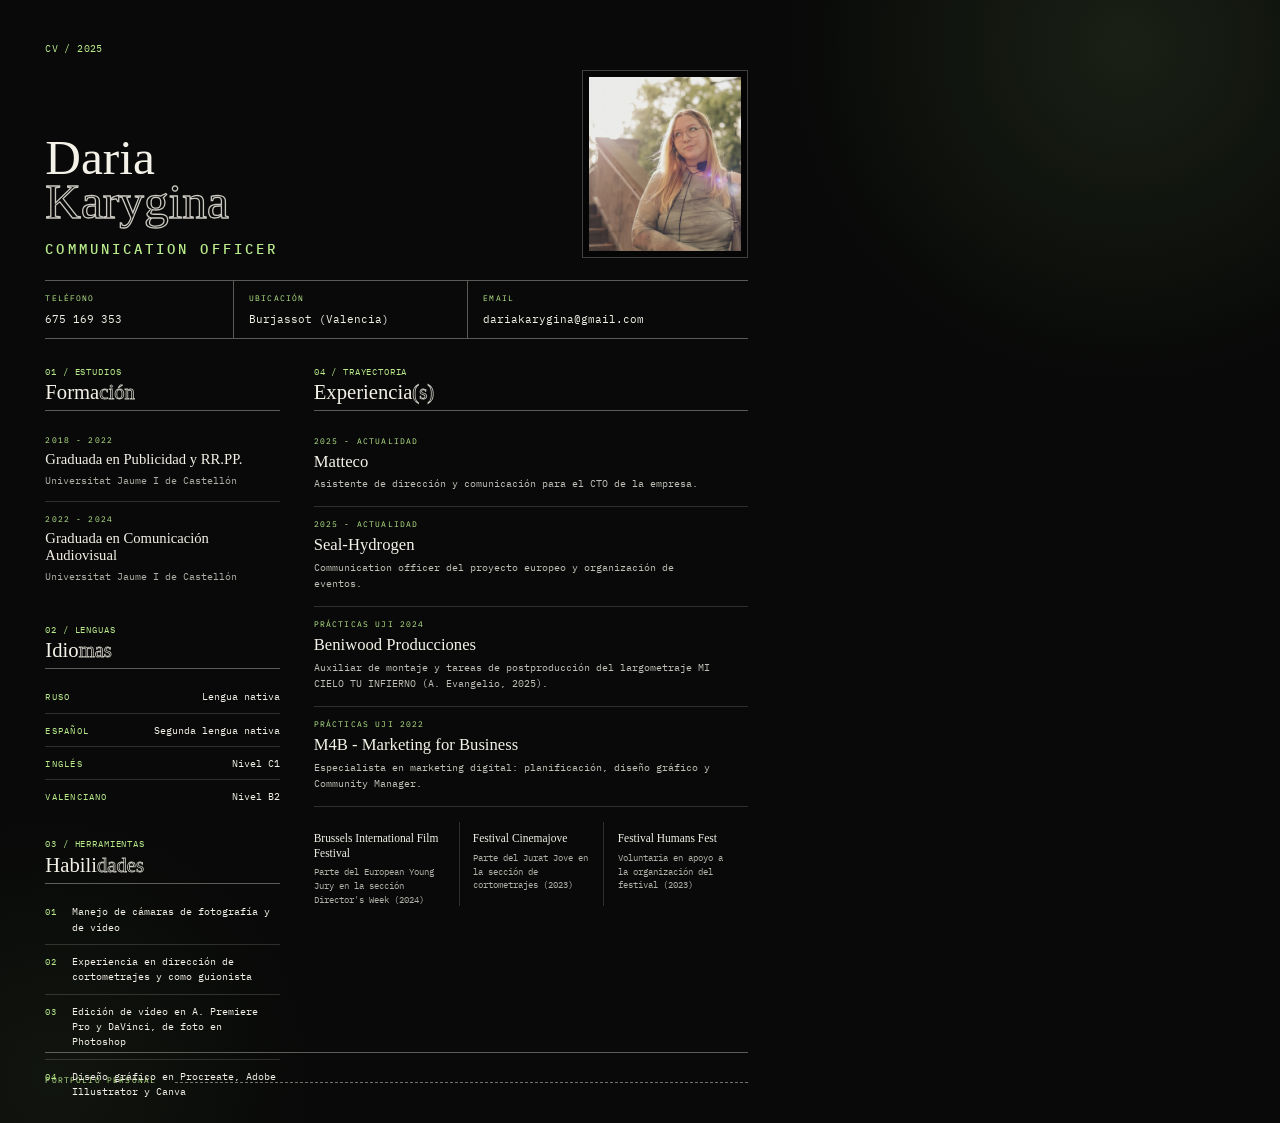
<file: cv/daria-cv.html>
<!doctype html>
<html lang="es">
  <head>
    <meta charset="utf-8">
    <title>Daria Karygina — CV</title>
    <link rel="preconnect" href="https://fonts.googleapis.com">
    <link rel="preconnect" href="https://fonts.gstatic.com" crossorigin>
    <link href="https://fonts.googleapis.com/css2?family=IBM+Plex+Mono:wght@400;500;600&display=swap" rel="stylesheet">
    <style>
      :root {
        --ink: #f4f1e8;
        --acid: #b9eb8b;
        --line-strong: rgba(244, 241, 232, 0.35);
        --line-soft: rgba(244, 241, 232, 0.16);
      }

      @page { size: A4; margin: 0; }

      * {
        box-sizing: border-box;
        -webkit-print-color-adjust: exact;
        print-color-adjust: exact;
      }

      html, body { margin: 0; padding: 0; }

      body {
        width: 210mm;
        height: 297mm;
        overflow: hidden;
        color: var(--ink);
        background:
          radial-gradient(circle at 88% 4%, rgba(185, 235, 139, 0.1), transparent 90mm),
          radial-gradient(circle at 4% 96%, rgba(185, 235, 139, 0.05), transparent 70mm),
          #080908;
        font-family: "IBM Plex Mono", monospace;
      }

      .sheet {
        display: flex;
        flex-direction: column;
        height: 100%;
        padding: 11mm 12mm 10mm;
      }

      .kicker {
        margin: 0 0 4mm;
        color: var(--acid);
        font-size: 7.2pt;
        letter-spacing: 0.04em;
        text-transform: uppercase;
      }

      /* ---------- Cabecera ---------- */

      .head {
        display: grid;
        grid-template-columns: 1fr 44mm;
        gap: 10mm;
        align-items: end;
        margin-bottom: 6mm;
      }

      .head h1 {
        margin: 0 0 4mm;
        font-family: Georgia, "Times New Roman", serif;
        font-weight: 400;
        font-size: 37pt;
        line-height: 0.9;
      }

      .head h1 span {
        display: block;
        color: transparent;
        -webkit-text-stroke: 0.35mm rgba(244, 241, 232, 0.82);
      }

      .role {
        margin: 0;
        color: var(--acid);
        font-size: 10.5pt;
        font-weight: 500;
        letter-spacing: 0.22em;
        text-transform: uppercase;
      }

      .photo {
        margin: 0;
        padding: 1.6mm;
        background: rgba(0, 0, 0, 0.45);
        border: 0.3mm solid rgba(244, 241, 232, 0.25);
      }

      .photo img {
        display: block;
        width: 100%;
        height: 46mm;
        object-fit: cover;
        filter: saturate(0.82) contrast(1.06);
      }

      /* ---------- Franja de contacto ---------- */

      .contact {
        display: grid;
        grid-template-columns: 0.8fr 1fr 1.2fr;
        border-top: 0.3mm solid var(--line-strong);
        border-bottom: 0.3mm solid var(--line-strong);
        margin-bottom: 7mm;
      }

      .contact div { padding: 3mm 4mm 3mm 0; }

      .contact div + div {
        padding-left: 4mm;
        border-left: 0.3mm solid var(--line-strong);
      }

      .cell-label {
        display: block;
        margin-bottom: 1.2mm;
        color: var(--acid);
        font-size: 6.2pt;
        letter-spacing: 0.14em;
        text-transform: uppercase;
      }

      .contact strong { font-weight: 400; font-size: 8.6pt; }

      /* ---------- Cuerpo ---------- */

      .body {
        flex: 1;
        display: grid;
        grid-template-columns: 62mm 1fr;
        gap: 9mm;
        min-height: 0;
      }

      .block { margin-bottom: 7mm; }
      .block:last-child { margin-bottom: 0; }

      .blockhead {
        margin-bottom: 3mm;
        padding-bottom: 2mm;
        border-bottom: 0.3mm solid var(--line-strong);
      }

      .blockhead .num {
        display: block;
        margin-bottom: 1.4mm;
        color: var(--acid);
        font-size: 6.4pt;
        letter-spacing: 0.1em;
        text-transform: uppercase;
      }

      .blockhead h2 {
        margin: 0;
        font-family: Georgia, "Times New Roman", serif;
        font-weight: 400;
        font-size: 15.5pt;
        line-height: 1;
      }

      .blockhead h2 em {
        font-style: normal;
        color: transparent;
        -webkit-text-stroke: 0.22mm rgba(244, 241, 232, 0.82);
      }

      /* Formación */

      .study {
        padding: 3.2mm 0;
        border-bottom: 0.3mm solid var(--line-soft);
      }

      .study:last-child { border-bottom: 0; }
      .study .cell-label { margin-bottom: 1.6mm; }

      .study h3 {
        margin: 0 0 1.4mm;
        font-family: Georgia, "Times New Roman", serif;
        font-weight: 400;
        font-size: 11pt;
        line-height: 1.2;
      }

      .study p {
        margin: 0;
        font-size: 7.4pt;
        line-height: 1.5;
        opacity: 0.7;
      }

      /* Idiomas */

      .langs { margin: 0; padding: 0; list-style: none; }

      .langs li {
        display: flex;
        justify-content: space-between;
        align-items: baseline;
        gap: 3mm;
        padding: 2.4mm 0;
        border-bottom: 0.3mm solid var(--line-soft);
      }

      .langs li:last-child { border-bottom: 0; }

      .langs span {
        color: var(--acid);
        font-size: 6.6pt;
        letter-spacing: 0.14em;
        text-transform: uppercase;
      }

      .langs b { font-weight: 400; font-size: 7.8pt; text-align: right; }

      /* Habilidades */

      .skills { margin: 0; padding: 0; list-style: none; }

      .skills li {
        position: relative;
        padding: 2.4mm 0 2.4mm 7mm;
        border-bottom: 0.3mm solid var(--line-soft);
        font-size: 7.4pt;
        line-height: 1.55;
      }

      .skills li:last-child { border-bottom: 0; }

      .skills li::before {
        content: attr(data-n);
        position: absolute;
        left: 0;
        top: 2.7mm;
        color: var(--acid);
        font-size: 6.4pt;
        letter-spacing: 0.1em;
      }

      /* Experiencia(s) */

      .exp {
        padding: 3.4mm 0;
        border-bottom: 0.3mm solid var(--line-soft);
      }

      .exp .cell-label { margin-bottom: 1.6mm; }

      .exp h3 {
        margin: 0 0 1.5mm;
        font-family: Georgia, "Times New Roman", serif;
        font-weight: 400;
        font-size: 12.5pt;
        line-height: 1.15;
      }

      .exp p {
        margin: 0;
        max-width: 105mm;
        font-size: 7.6pt;
        line-height: 1.6;
        opacity: 0.78;
      }

      .fests {
        display: grid;
        grid-template-columns: repeat(3, 1fr);
        margin-top: 4mm;
      }

      .fests div { padding: 2.6mm 3.5mm 0 0; }

      .fests div + div {
        padding-left: 3.5mm;
        border-left: 0.3mm solid var(--line-soft);
      }

      .fests h4 {
        margin: 0 0 1.4mm;
        font-family: Georgia, "Times New Roman", serif;
        font-weight: 400;
        font-size: 8.6pt;
        line-height: 1.25;
      }

      .fests p {
        margin: 0;
        font-size: 6.6pt;
        line-height: 1.55;
        opacity: 0.72;
      }

      /* ---------- Pie / portfolio ---------- */

      .foot {
        display: flex;
        align-items: baseline;
        gap: 5mm;
        margin-top: 6mm;
        padding-top: 3.4mm;
        border-top: 0.3mm solid var(--line-strong);
      }

      .foot .cell-label { margin: 0; white-space: nowrap; }

      .foot .blank {
        flex: 1;
        border-bottom: 0.3mm dashed rgba(244, 241, 232, 0.45);
        height: 4.5mm;
      }
    </style>
  </head>
  <body>
    <div class="sheet">
      <p class="kicker">CV / 2025</p>

      <header class="head">
        <div>
          <h1>Daria <span>Karygina</span></h1>
          <p class="role">Communication Officer</p>
        </div>
        <figure class="photo">
          <img src="../assets/quien-soy-retrato.jpg" alt="Daria Karygina">
        </figure>
      </header>

      <div class="contact">
        <div>
          <span class="cell-label">Teléfono</span>
          <strong>675 169 353</strong>
        </div>
        <div>
          <span class="cell-label">Ubicación</span>
          <strong>Burjassot (Valencia)</strong>
        </div>
        <div>
          <span class="cell-label">Email</span>
          <strong>dariakarygina@gmail.com</strong>
        </div>
      </div>

      <div class="body">
        <div class="col">
          <section class="block">
            <header class="blockhead">
              <span class="num">01 / Estudios</span>
              <h2>Forma<em>ción</em></h2>
            </header>
            <div class="study">
              <span class="cell-label">2018 - 2022</span>
              <h3>Graduada en Publicidad y RR.PP.</h3>
              <p>Universitat Jaume I de Castellón</p>
            </div>
            <div class="study">
              <span class="cell-label">2022 - 2024</span>
              <h3>Graduada en Comunicación Audiovisual</h3>
              <p>Universitat Jaume I de Castellón</p>
            </div>
          </section>

          <section class="block">
            <header class="blockhead">
              <span class="num">02 / Lenguas</span>
              <h2>Idio<em>mas</em></h2>
            </header>
            <ul class="langs">
              <li><span>Ruso</span><b>Lengua nativa</b></li>
              <li><span>Español</span><b>Segunda lengua nativa</b></li>
              <li><span>Inglés</span><b>Nivel C1</b></li>
              <li><span>Valenciano</span><b>Nivel B2</b></li>
            </ul>
          </section>

          <section class="block">
            <header class="blockhead">
              <span class="num">03 / Herramientas</span>
              <h2>Habili<em>dades</em></h2>
            </header>
            <ul class="skills">
              <li data-n="01">Manejo de cámaras de fotografía y de vídeo</li>
              <li data-n="02">Experiencia en dirección de cortometrajes y como guionista</li>
              <li data-n="03">Edición de vídeo en A. Premiere Pro y DaVinci, de foto en Photoshop</li>
              <li data-n="04">Diseño gráfico en Procreate, Adobe Illustrator y Canva</li>
            </ul>
          </section>
        </div>

        <div class="col">
          <section class="block">
            <header class="blockhead">
              <span class="num">04 / Trayectoria</span>
              <h2>Experiencia<em>(s)</em></h2>
            </header>

            <div class="exp">
              <span class="cell-label">2025 - Actualidad</span>
              <h3>Matteco</h3>
              <p>Asistente de dirección y comunicación para el CTO de la empresa.</p>
            </div>

            <div class="exp">
              <span class="cell-label">2025 - Actualidad</span>
              <h3>Seal-Hydrogen</h3>
              <p>Communication officer del proyecto europeo y organización de eventos.</p>
            </div>

            <div class="exp">
              <span class="cell-label">Prácticas UJI 2024</span>
              <h3>Beniwood Producciones</h3>
              <p>Auxiliar de montaje y tareas de postproducción del largometraje MI CIELO TU INFIERNO (A. Evangelio, 2025).</p>
            </div>

            <div class="exp">
              <span class="cell-label">Prácticas UJI 2022</span>
              <h3>M4B - Marketing for Business</h3>
              <p>Especialista en marketing digital: planificación, diseño gráfico y Community Manager.</p>
            </div>

            <div class="fests">
              <div>
                <h4>Brussels International Film Festival</h4>
                <p>Parte del European Young Jury en la sección Director's Week (2024)</p>
              </div>
              <div>
                <h4>Festival Cinemajove</h4>
                <p>Parte del Jurat Jove en la sección de cortometrajes (2023)</p>
              </div>
              <div>
                <h4>Festival Humans Fest</h4>
                <p>Voluntaria en apoyo a la organización del festival (2023)</p>
              </div>
            </div>
          </section>
        </div>
      </div>

      <footer class="foot">
        <span class="cell-label">Portfolio personal</span>
        <span class="blank"></span>
      </footer>
    </div>
  </body>
</html>
</file>
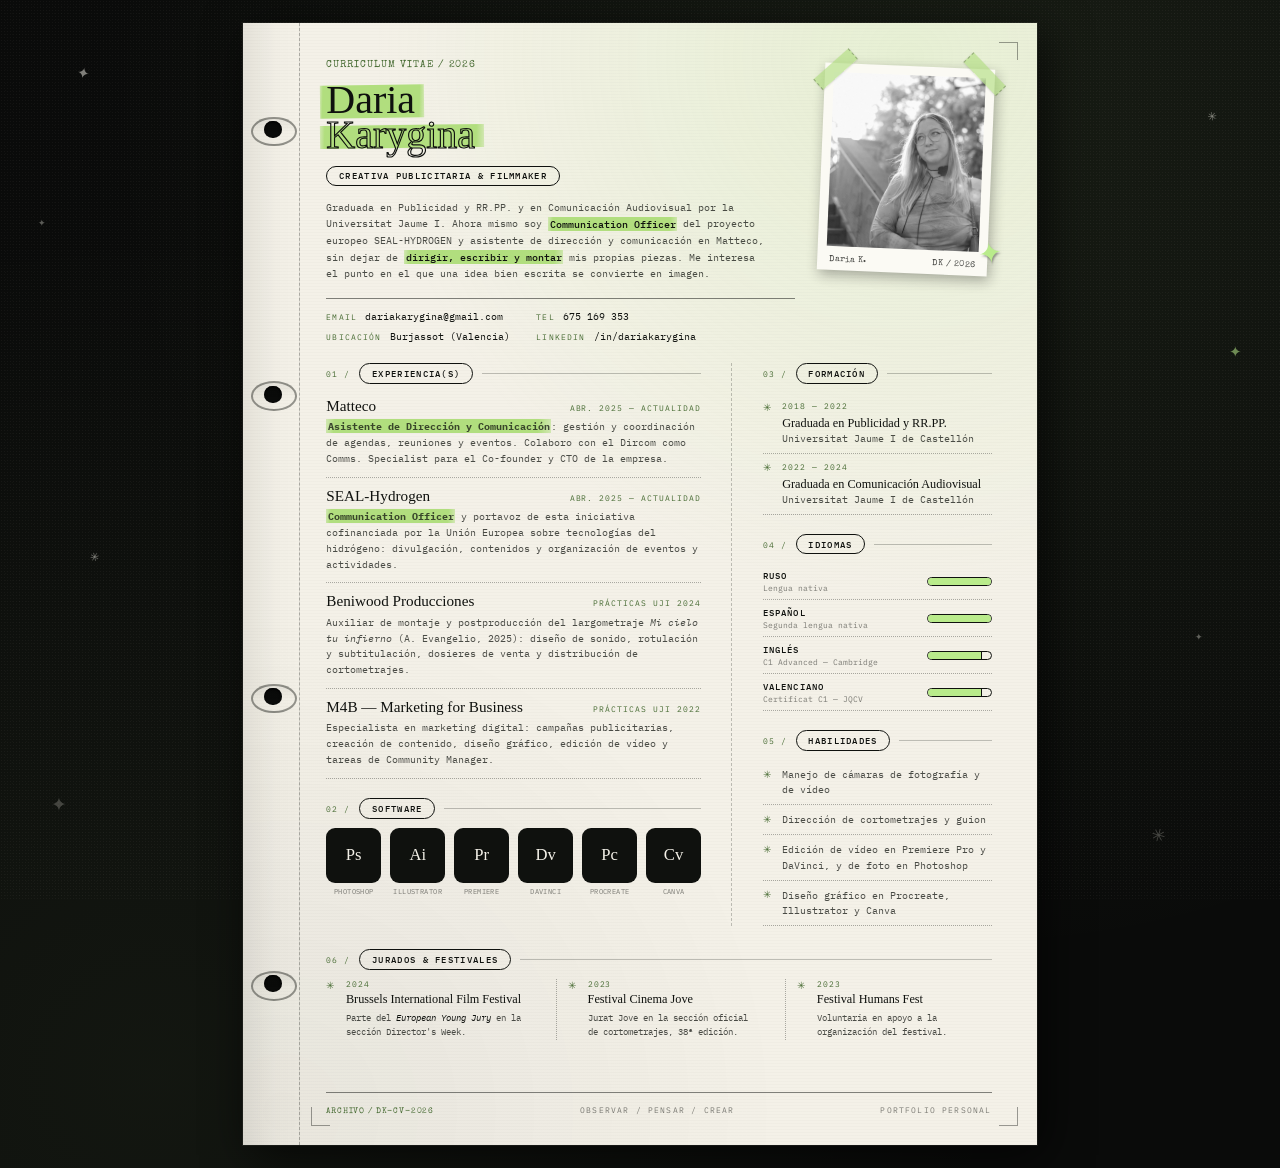
<file: cv/daria-karygina-cv.html>
<!doctype html>
<html lang="es">
  <head>
    <meta charset="utf-8">
    <title>Daria Karygina — CV</title>
    <link rel="preconnect" href="https://fonts.googleapis.com">
    <link rel="preconnect" href="https://fonts.gstatic.com" crossorigin>
    <link href="https://fonts.googleapis.com/css2?family=IBM+Plex+Mono:wght@400;500;600&family=Special+Elite&display=swap" rel="stylesheet">
    <style>
      /* ============================================================
         CV Daria Karygina — hoja de cuaderno sobre mesa oscura.
         Paleta y tipografías del portfolio, invertidas:
         tinta #0f110e sobre papel #f4f1e8, subrayador ácido #b9eb8b.
         Una sola página A4 (210 x 297 mm).
         ============================================================ */

      :root {
        --paper: #f4f1e8;
        --ink: #0f110e;
        --ink-soft: rgba(15, 17, 14, 0.74);
        --ink-faint: rgba(15, 17, 14, 0.52);
        --line: rgba(15, 17, 14, 0.5);
        --line-soft: rgba(15, 17, 14, 0.24);
        --dotted: rgba(15, 17, 14, 0.32);
        --acid: #b9eb8b;
        --acid-ink: #b1de7e;      /* #b9eb8b multiplicado sobre el papel */
        --acid-ink-soft: #d2e7b3; /* el mismo trazo, ya perdiendo tinta */
        --acid-deep: #486c34;
        --desk: #0a0b0a;
      }

      @page { size: A4; margin: 0; }

      * {
        box-sizing: border-box;
        -webkit-print-color-adjust: exact;
        print-color-adjust: exact;
      }

      html, body { margin: 0; padding: 0; }

      body {
        background: var(--desk);
        color: var(--ink);
        font-family: "IBM Plex Mono", monospace;
      }

      /* ---------- Mesa (sólo pantalla) ---------- */

      .desk {
        display: grid;
        place-items: center;
        min-height: 100vh;
        padding: 6mm;
        background:
          radial-gradient(circle at 76% 8%, rgba(185, 235, 139, 0.08), transparent 60%),
          radial-gradient(circle at 12% 92%, rgba(185, 235, 139, 0.05), transparent 55%),
          var(--desk);
      }

      .desk::before {
        content: "";
        position: fixed;
        inset: 0;
        z-index: 0;
        pointer-events: none;
        opacity: 0.5;
        background-image:
          radial-gradient(rgba(244, 241, 232, 0.09) 0.5px, transparent 0.6px),
          radial-gradient(rgba(244, 241, 232, 0.06) 0.5px, transparent 0.6px);
        background-size: 3px 3px, 7px 7px;
        background-position: 0 0, 2px 3px;
      }

      /* Confeti de estrellitas sobre la mesa (sólo pantalla) */

      .desk-stars {
        position: fixed;
        inset: 0;
        z-index: 0;
        pointer-events: none;
        color: rgba(244, 241, 232, 0.5);
        font-size: 4mm;
      }

      .desk-stars span { position: absolute; }
      .desk-stars span:nth-child(1) { top: 7%;  left: 6%;  transform: rotate(12deg); }
      .desk-stars span:nth-child(2) { top: 24%; left: 3%;  font-size: 2.5mm; opacity: 0.7; }
      .desk-stars span:nth-child(3) { top: 61%; left: 7%;  font-size: 3mm; transform: rotate(-14deg); }
      .desk-stars span:nth-child(4) { top: 88%; left: 4%;  font-size: 5mm; opacity: 0.45; }
      .desk-stars span:nth-child(5) { top: 12%; right: 5%; font-size: 3mm; transform: rotate(-8deg); }
      .desk-stars span:nth-child(6) { top: 38%; right: 3%; color: var(--acid); opacity: 0.55; }
      .desk-stars span:nth-child(7) { top: 70%; right: 6%; font-size: 2.5mm; opacity: 0.7; }
      .desk-stars span:nth-child(8) { bottom: 6%; right: 9%; font-size: 4.5mm; transform: rotate(16deg); opacity: 0.5; }

      /* ---------- Hoja A4 ---------- */

      .sheet {
        position: relative;
        z-index: 1;
        display: flex;
        flex-direction: column;
        width: 210mm;
        height: 297mm;
        padding: 10mm 12mm 8mm 22mm;
        overflow: hidden;
        background:
          repeating-linear-gradient(0deg, rgba(15, 17, 14, 0.016) 0 1px, transparent 1px 3px),
          radial-gradient(circle at 84% 3%, rgba(185, 235, 139, 0.22), transparent 42%),
          radial-gradient(circle at 5% 97%, rgba(15, 17, 14, 0.05), transparent 38%),
          var(--paper);
        box-shadow:
          0 0 0 1px rgba(244, 241, 232, 0.06),
          2mm 3mm 12mm rgba(0, 0, 0, 0.7);
      }

      /* Margen perforado de cuaderno */

      .binder {
        position: absolute;
        top: 0;
        bottom: 0;
        left: 0;
        width: 15mm;
        border-right: 0.3mm dashed rgba(15, 17, 14, 0.26);
        background: linear-gradient(90deg, rgba(15, 17, 14, 0.07), rgba(15, 17, 14, 0.01) 60%, transparent);
      }

      .binder i {
        position: absolute;
        left: 5.6mm;
        width: 4.6mm;
        height: 4.6mm;
        border-radius: 50%;
        background: var(--desk);
        box-shadow: inset 0 0.4mm 0.6mm rgba(0, 0, 0, 0.9);
      }

      /* Anilla metálica atravesando el agujero */
      .binder i::after {
        content: "";
        position: absolute;
        left: -3.4mm;
        top: -1.1mm;
        width: 11mm;
        height: 6.8mm;
        border: 0.75mm solid rgba(15, 17, 14, 0.42);
        border-radius: 50%;
        background: linear-gradient(180deg, rgba(15, 17, 14, 0.05), transparent 55%);
      }

      .binder i:nth-child(1) { top: 26mm; }
      .binder i:nth-child(2) { top: 96mm; }
      .binder i:nth-child(3) { top: 176mm; }
      .binder i:nth-child(4) { top: 252mm; }

      /* Marcas de encuadre (guiño al visor de la web) */

      .crop {
        position: absolute;
        width: 5mm;
        height: 5mm;
        border: 0.3mm solid rgba(15, 17, 14, 0.4);
      }

      .crop--tr { top: 5mm; right: 5mm; border-left: 0; border-bottom: 0; }
      .crop--br { bottom: 5mm; right: 5mm; border-left: 0; border-top: 0; }
      .crop--bl { bottom: 5mm; left: 18mm; border-right: 0; border-top: 0; }

      /* ---------- Rotulador ----------
         Sin mix-blend-mode a propósito: al imprimir, el modo de fusión
         obliga a Chrome a rasterizar el texto y el nombre deja de ser
         seleccionable en el PDF. --acid-ink y --acid-ink-soft son el
         verde ácido ya multiplicado sobre el papel, así que el trazo
         se ve igual pero las letras siguen siendo vectoriales.
         ------------------------------------------------------------ */

      .mk {
        padding: 0.08em 0.14em 0.04em;
        background: linear-gradient(
          96deg,
          var(--acid-ink-soft) 0,
          var(--acid-ink) 4%,
          var(--acid-ink) 94%,
          var(--acid-ink-soft) 100%
        );
        -webkit-box-decoration-break: clone;
        box-decoration-break: clone;
      }

      /* Trazo inclinado, para frases que no parten de línea */
      .mk-tilt {
        position: relative;
        z-index: 1;
        white-space: nowrap;
      }

      .mk-tilt::before {
        content: "";
        position: absolute;
        z-index: -1;
        left: -1.4mm;
        right: -1.8mm;
        top: 0.19em;
        bottom: 0.08em;
        background: linear-gradient(
          92deg,
          var(--acid-ink-soft) 0,
          var(--acid-ink) 3%,
          var(--acid-ink) 95%,
          var(--acid-ink-soft) 100%
        );
        transform: rotate(-0.75deg);
      }

      /* ---------- Etiquetas tipo píldora ---------- */

      .pill {
        display: inline-block;
        padding: 1.05mm 3.1mm 1mm;
        border: 0.32mm solid var(--ink);
        border-radius: 20mm;
        font-size: 6.5pt;
        font-weight: 500;
        letter-spacing: 0.15em;
        text-transform: uppercase;
        white-space: nowrap;
      }

      /* ---------- Cabecera ---------- */

      .head {
        display: grid;
        grid-template-columns: 1fr 45mm;
        gap: 7mm;
        align-items: start;
      }

      .kicker {
        margin: 0 0 3mm;
        color: var(--acid-deep);
        font-family: "Special Elite", "IBM Plex Mono", monospace;
        font-size: 7.2pt;
        letter-spacing: 0.1em;
        text-transform: uppercase;
      }

      .name {
        margin: 0 0 3mm;
        font-family: Georgia, "Times New Roman", serif;
        font-weight: 400;
        font-size: 30pt;
        line-height: 0.88;
      }

      .name b { font-weight: 400; }

      .name em {
        display: block;
        width: fit-content;
        font-style: normal;
        color: transparent;
        -webkit-text-stroke: 0.3mm var(--ink);
      }

      .name .mk-tilt::before {
        left: -1.8mm;
        right: -2.2mm;
        top: 0.21em;
        bottom: 0.1em;
      }

      .role { margin: 0 0 3.6mm; }

      .profile {
        margin: 0 0 4mm;
        max-width: 118mm;
        font-size: 7.5pt;
        line-height: 1.66;
        color: var(--ink-soft);
      }

      .profile strong { font-weight: 500; color: var(--ink); }

      /* Franja de contacto */

      .contact {
        display: grid;
        grid-template-columns: repeat(2, auto);
        gap: 1.9mm 7mm;
        justify-content: start;
        padding-top: 2.8mm;
        border-top: 0.3mm solid var(--line);
      }

      .contact div {
        display: flex;
        align-items: baseline;
        gap: 2.2mm;
        font-size: 7.5pt;
      }

      .contact small {
        color: var(--acid-deep);
        font-size: 6.1pt;
        letter-spacing: 0.14em;
        text-transform: uppercase;
      }

      /* Polaroid */

      .polaroid {
        position: relative;
        margin: 1.5mm 0 0;
        padding: 2.3mm 2.3mm 6.6mm;
        background: #fbfaf4;
        box-shadow: 0.6mm 1.2mm 3.4mm rgba(15, 17, 14, 0.32);
        transform: rotate(2.4deg);
      }

      .polaroid img {
        display: block;
        width: 100%;
        height: 46mm;
        object-fit: cover;
        object-position: 58% 24%;
        filter: grayscale(1) contrast(1.14) brightness(1.02);
      }

      .polaroid figcaption {
        position: absolute;
        left: 3.2mm;
        right: 3.2mm;
        bottom: 1.7mm;
        display: flex;
        justify-content: space-between;
        align-items: baseline;
        color: rgba(15, 17, 14, 0.78);
        font-family: "Special Elite", "IBM Plex Mono", monospace;
        font-size: 6.4pt;
      }

      /* Celo sujetando la foto */
      .polaroid::before,
      .polaroid::after {
        content: "";
        position: absolute;
        z-index: 3;
        width: 12mm;
        height: 3.8mm;
        background: rgba(177, 222, 126, 0.62);
        border-left: 0.3mm dashed rgba(15, 17, 14, 0.28);
        border-right: 0.3mm dashed rgba(15, 17, 14, 0.28);
        box-shadow: 0 0.2mm 0.5mm rgba(15, 17, 14, 0.12);
      }

      .polaroid::before {
        top: -0.4mm;
        left: -3.4mm;
        transform: rotate(-44deg);
      }

      .polaroid::after {
        top: -0.6mm;
        right: -3.6mm;
        transform: rotate(44deg);
      }

      .star-sticker {
        position: absolute;
        z-index: 4;
        right: -4mm;
        bottom: 2.4mm;
        color: var(--acid);
        font-size: 7.6mm;
        line-height: 1;
        text-shadow: 0 0.4mm 0.5mm rgba(15, 17, 14, 0.35);
        transform: rotate(-12deg);
      }

      /* ---------- Cuerpo ---------- */

      .body {
        flex: 1;
        display: grid;
        grid-template-columns: 1.44fr 1fr;
        column-gap: 8mm;
        align-content: start;
        min-height: 0;
        margin-top: 5.5mm;
      }

      .col-r {
        padding-left: 8mm;
        border-left: 0.3mm dashed var(--line-soft);
      }

      .block + .block { margin-top: 5mm; }

      .blockhead {
        display: flex;
        align-items: center;
        gap: 2.4mm;
        margin-bottom: 2.4mm;
      }

      .blockhead .num {
        color: var(--acid-deep);
        font-size: 6.3pt;
        letter-spacing: 0.12em;
      }

      .blockhead .rule {
        flex: 1;
        height: 0.3mm;
        background: var(--line-soft);
      }

      /* Experiencia */

      .exp {
        padding: 2.6mm 0;
        border-bottom: 0.3mm dotted var(--dotted);
      }

      .exp:first-of-type { padding-top: 1.2mm; }

      .exp-top {
        display: flex;
        align-items: baseline;
        justify-content: space-between;
        gap: 3mm;
        margin-bottom: 1.2mm;
      }

      .exp h3 {
        margin: 0;
        font-family: Georgia, "Times New Roman", serif;
        font-weight: 400;
        font-size: 11.4pt;
        line-height: 1.1;
      }

      .when {
        flex: none;
        color: var(--acid-deep);
        font-size: 6.1pt;
        letter-spacing: 0.12em;
        text-transform: uppercase;
        white-space: nowrap;
      }

      .exp p {
        margin: 0;
        font-size: 7.4pt;
        line-height: 1.62;
        color: var(--ink-soft);
      }

      /* Listas con asterisco */

      .starred { margin: 0; padding: 0; list-style: none; }

      .starred li {
        position: relative;
        padding: 1.8mm 0 1.8mm 5.2mm;
        border-bottom: 0.3mm dotted var(--dotted);
        color: var(--ink-soft);
        font-size: 7.3pt;
        line-height: 1.58;
      }

      .starred li::before {
        content: "✳";
        position: absolute;
        left: 0;
        top: 1.7mm;
        color: var(--acid-deep);
        font-size: 7.4pt;
      }

      .starred li b {
        display: block;
        color: var(--ink);
        font-family: Georgia, "Times New Roman", serif;
        font-weight: 400;
        font-size: 9.2pt;
        line-height: 1.22;
      }

      .starred li .when { display: block; margin-bottom: 0.8mm; }

      .starred li em { font-style: italic; color: var(--ink); }

      /* Idiomas con medidor */

      .langs { margin: 0; padding: 0; list-style: none; }

      .langs li {
        display: grid;
        grid-template-columns: 1fr 17mm;
        gap: 0.4mm 2.4mm;
        align-items: center;
        padding: 1.6mm 0;
        border-bottom: 0.3mm dotted var(--dotted);
      }

      .langs b {
        font-weight: 500;
        font-size: 6.9pt;
        letter-spacing: 0.13em;
        text-transform: uppercase;
      }

      .langs small {
        grid-column: 1;
        color: var(--ink-faint);
        font-size: 6pt;
        line-height: 1.3;
      }

      .meter {
        grid-column: 2;
        grid-row: 1 / span 2;
        height: 2.2mm;
        border: 0.3mm solid var(--ink);
        border-radius: 20mm;
        overflow: hidden;
      }

      .meter i {
        display: block;
        height: 100%;
        background: var(--acid);
        border-right: 0.3mm solid var(--ink);
      }

      .meter i.full { border-right: 0; }

      /* Software */

      .software {
        display: grid;
        grid-template-columns: repeat(6, 1fr);
        gap: 2.4mm;
        margin: 0.6mm 0 0;
        padding: 0;
        list-style: none;
      }

      .software li { text-align: center; }

      .software b {
        display: grid;
        place-items: center;
        aspect-ratio: 1 / 1;
        margin-bottom: 1.1mm;
        background: var(--ink);
        border-radius: 2.4mm;
        color: var(--paper);
        font-family: Georgia, "Times New Roman", serif;
        font-weight: 400;
        font-size: 12.5pt;
        line-height: 1;
      }

      .software small {
        display: block;
        color: var(--ink-faint);
        font-size: 5.2pt;
        letter-spacing: 0.06em;
        text-transform: uppercase;
      }

      /* Tira de festivales a pie de hoja */

      .strip { grid-column: 1 / -1; margin-top: 6mm; }

      .strip-grid {
        display: grid;
        grid-template-columns: repeat(3, minmax(0, 1fr));
        gap: 0 6mm;
      }

      .strip-grid article {
        position: relative;
        padding-left: 5.2mm;
      }

      .strip-grid article + article {
        padding-left: 8.2mm;
        border-left: 0.3mm dotted var(--dotted);
      }

      .strip-grid article + article::before { left: 3mm; }

      .strip-grid article::before {
        content: "✳";
        position: absolute;
        left: 0;
        top: 0.2mm;
        color: var(--acid-deep);
        font-size: 7.4pt;
      }

      .strip-grid .when { display: block; margin-bottom: 0.9mm; }

      .strip-grid h3 {
        margin: 0 0 1mm;
        font-family: Georgia, "Times New Roman", serif;
        font-weight: 400;
        font-size: 9.2pt;
        line-height: 1.22;
      }

      .strip-grid p {
        margin: 0;
        color: var(--ink-soft);
        font-size: 7.1pt;
        line-height: 1.55;
      }

      .strip-grid em { font-style: italic; color: var(--ink); }

      /* ---------- Pie ---------- */

      .foot {
        display: flex;
        align-items: baseline;
        justify-content: space-between;
        gap: 4mm;
        margin-top: auto;
        padding-top: 3mm;
        border-top: 0.3mm solid var(--line);
        color: var(--ink-faint);
        font-size: 6.3pt;
        letter-spacing: 0.14em;
        text-transform: uppercase;
      }

      .foot .stamp {
        color: var(--acid-deep);
        font-family: "Special Elite", "IBM Plex Mono", monospace;
        letter-spacing: 0.1em;
      }

      /* ---------- Impresión ---------- */

      @media print {
        body { background: var(--paper); }

        .desk {
          display: block;
          min-height: 0;
          padding: 0;
          background: none;
        }

        .desk::before,
        .desk-stars { display: none; }

        .sheet { box-shadow: none; }

        .binder i { background: rgba(15, 17, 14, 0.86); box-shadow: none; }
      }

      /* Encaje de la hoja en ventanas pequeñas (sólo pantalla) */

      @media screen and (max-width: 232mm) {
        .desk { align-items: start; }
        .sheet { transform-origin: top center; transform: scale(0.62); margin-bottom: -113mm; }
      }
    </style>
  </head>
  <body>
    <div class="desk">
      <div class="desk-stars" aria-hidden="true">
        <span>✦</span><span>✦</span><span>✳</span><span>✦</span>
        <span>✳</span><span>✦</span><span>✦</span><span>✳</span>
      </div>

      <div class="sheet">
        <div class="binder" aria-hidden="true"><i></i><i></i><i></i><i></i></div>
        <span class="crop crop--tr" aria-hidden="true"></span>
        <span class="crop crop--br" aria-hidden="true"></span>
        <span class="crop crop--bl" aria-hidden="true"></span>

        <header class="head">
          <div>
            <p class="kicker">Curriculum vitae / 2026</p>

            <h1 class="name">
              <span class="mk-tilt"><b>Daria</b></span>
              <em class="mk-tilt">Karygina</em>
            </h1>

            <p class="role"><span class="pill">Creativa publicitaria &amp; filmmaker</span></p>

            <p class="profile">
              Graduada en Publicidad y RR.PP. y en Comunicación Audiovisual por la Universitat Jaume
              I. Ahora mismo soy <strong class="mk">Communication Officer</strong> del proyecto europeo
              SEAL-HYDROGEN y asistente de dirección y comunicación en Matteco, sin dejar de
              <strong class="mk">dirigir, escribir y montar</strong> mis propias piezas. Me interesa el
              punto en el que una idea bien escrita se convierte en imagen.
            </p>

            <div class="contact">
              <div><small>Email</small><span>dariakarygina@gmail.com</span></div>
              <div><small>Tel</small><span>675 169 353</span></div>
              <div><small>Ubicación</small><span>Burjassot (Valencia)</span></div>
              <div><small>LinkedIn</small><span>/in/dariakarygina</span></div>
            </div>
          </div>

          <figure class="polaroid">
            <img src="../assets/quien-soy-retrato.jpg" alt="Retrato de Daria Karygina">
            <figcaption><span>Daria K.</span><span>DK / 2026</span></figcaption>
            <span class="star-sticker" aria-hidden="true">✦</span>
          </figure>
        </header>

        <div class="body">
          <div class="col-l">
            <section class="block">
              <header class="blockhead">
                <span class="num">01 /</span>
                <span class="pill">Experiencia(s)</span>
                <span class="rule"></span>
              </header>

              <article class="exp">
                <div class="exp-top">
                  <h3>Matteco</h3>
                  <span class="when">Abr. 2025 — actualidad</span>
                </div>
                <p>
                  <strong class="mk">Asistente de Dirección y Comunicación</strong>: gestión y
                  coordinación de agendas, reuniones y eventos. Colaboro con el Dircom como Comms.
                  Specialist para el Co-founder y CTO de la empresa.
                </p>
              </article>

              <article class="exp">
                <div class="exp-top">
                  <h3>SEAL-Hydrogen</h3>
                  <span class="when">Abr. 2025 — actualidad</span>
                </div>
                <p>
                  <strong class="mk">Communication Officer</strong> y portavoz de esta iniciativa
                  cofinanciada por la Unión Europea sobre tecnologías del hidrógeno: divulgación,
                  contenidos y organización de eventos y actividades.
                </p>
              </article>

              <article class="exp">
                <div class="exp-top">
                  <h3>Beniwood Producciones</h3>
                  <span class="when">Prácticas UJI 2024</span>
                </div>
                <p>
                  Auxiliar de montaje y postproducción del largometraje <em>Mi cielo tu infierno</em>
                  (A. Evangelio, 2025): diseño de sonido, rotulación y subtitulación, dosieres de venta
                  y distribución de cortometrajes.
                </p>
              </article>

              <article class="exp">
                <div class="exp-top">
                  <h3>M4B — Marketing for Business</h3>
                  <span class="when">Prácticas UJI 2022</span>
                </div>
                <p>
                  Especialista en marketing digital: campañas publicitarias, creación de contenido,
                  diseño gráfico, edición de vídeo y tareas de Community Manager.
                </p>
              </article>
            </section>

            <section class="block">
              <header class="blockhead">
                <span class="num">02 /</span>
                <span class="pill">Software</span>
                <span class="rule"></span>
              </header>

              <ul class="software">
                <li><b>Ps</b><small>Photoshop</small></li>
                <li><b>Ai</b><small>Illustrator</small></li>
                <li><b>Pr</b><small>Premiere</small></li>
                <li><b>Dv</b><small>DaVinci</small></li>
                <li><b>Pc</b><small>Procreate</small></li>
                <li><b>Cv</b><small>Canva</small></li>
              </ul>
            </section>
          </div>

          <div class="col-r">
            <section class="block">
              <header class="blockhead">
                <span class="num">03 /</span>
                <span class="pill">Formación</span>
                <span class="rule"></span>
              </header>

              <ul class="starred">
                <li>
                  <span class="when">2018 — 2022</span>
                  <b>Graduada en Publicidad y RR.PP.</b>
                  Universitat Jaume I de Castellón
                </li>
                <li>
                  <span class="when">2022 — 2024</span>
                  <b>Graduada en Comunicación Audiovisual</b>
                  Universitat Jaume I de Castellón
                </li>
              </ul>
            </section>

            <section class="block">
              <header class="blockhead">
                <span class="num">04 /</span>
                <span class="pill">Idiomas</span>
                <span class="rule"></span>
              </header>

              <ul class="langs">
                <li>
                  <b>Ruso</b>
                  <span class="meter"><i class="full" style="width: 100%"></i></span>
                  <small>Lengua nativa</small>
                </li>
                <li>
                  <b>Español</b>
                  <span class="meter"><i class="full" style="width: 100%"></i></span>
                  <small>Segunda lengua nativa</small>
                </li>
                <li>
                  <b>Inglés</b>
                  <span class="meter"><i style="width: 86%"></i></span>
                  <small>C1 Advanced — Cambridge</small>
                </li>
                <li>
                  <b>Valenciano</b>
                  <span class="meter"><i style="width: 86%"></i></span>
                  <small>Certificat C1 — JQCV</small>
                </li>
              </ul>
            </section>

            <section class="block">
              <header class="blockhead">
                <span class="num">05 /</span>
                <span class="pill">Habilidades</span>
                <span class="rule"></span>
              </header>

              <ul class="starred">
                <li>Manejo de cámaras de fotografía y de vídeo</li>
                <li>Dirección de cortometrajes y guion</li>
                <li>Edición de vídeo en Premiere Pro y DaVinci, y de foto en Photoshop</li>
                <li>Diseño gráfico en Procreate, Illustrator y Canva</li>
              </ul>
            </section>
          </div>

          <section class="block strip">
            <header class="blockhead">
              <span class="num">06 /</span>
              <span class="pill">Jurados &amp; festivales</span>
              <span class="rule"></span>
            </header>

            <div class="strip-grid">
              <article>
                <span class="when">2024</span>
                <h3>Brussels International Film Festival</h3>
                <p>Parte del <em>European Young Jury</em> en la sección Director's Week.</p>
              </article>
              <article>
                <span class="when">2023</span>
                <h3>Festival Cinema Jove</h3>
                <p>Jurat Jove en la sección oficial de cortometrajes, 38ª edición.</p>
              </article>
              <article>
                <span class="when">2023</span>
                <h3>Festival Humans Fest</h3>
                <p>Voluntaria en apoyo a la organización del festival.</p>
              </article>
            </div>
          </section>
        </div>

        <footer class="foot">
          <span class="stamp">Archivo / DK-CV-2026</span>
          <span>Observar / Pensar / Crear</span>
          <!-- TODO: sustituir por la URL del portfolio cuando esté publicado -->
          <span>Portfolio personal</span>
        </footer>
      </div>
    </div>
  </body>
</html>
</file>
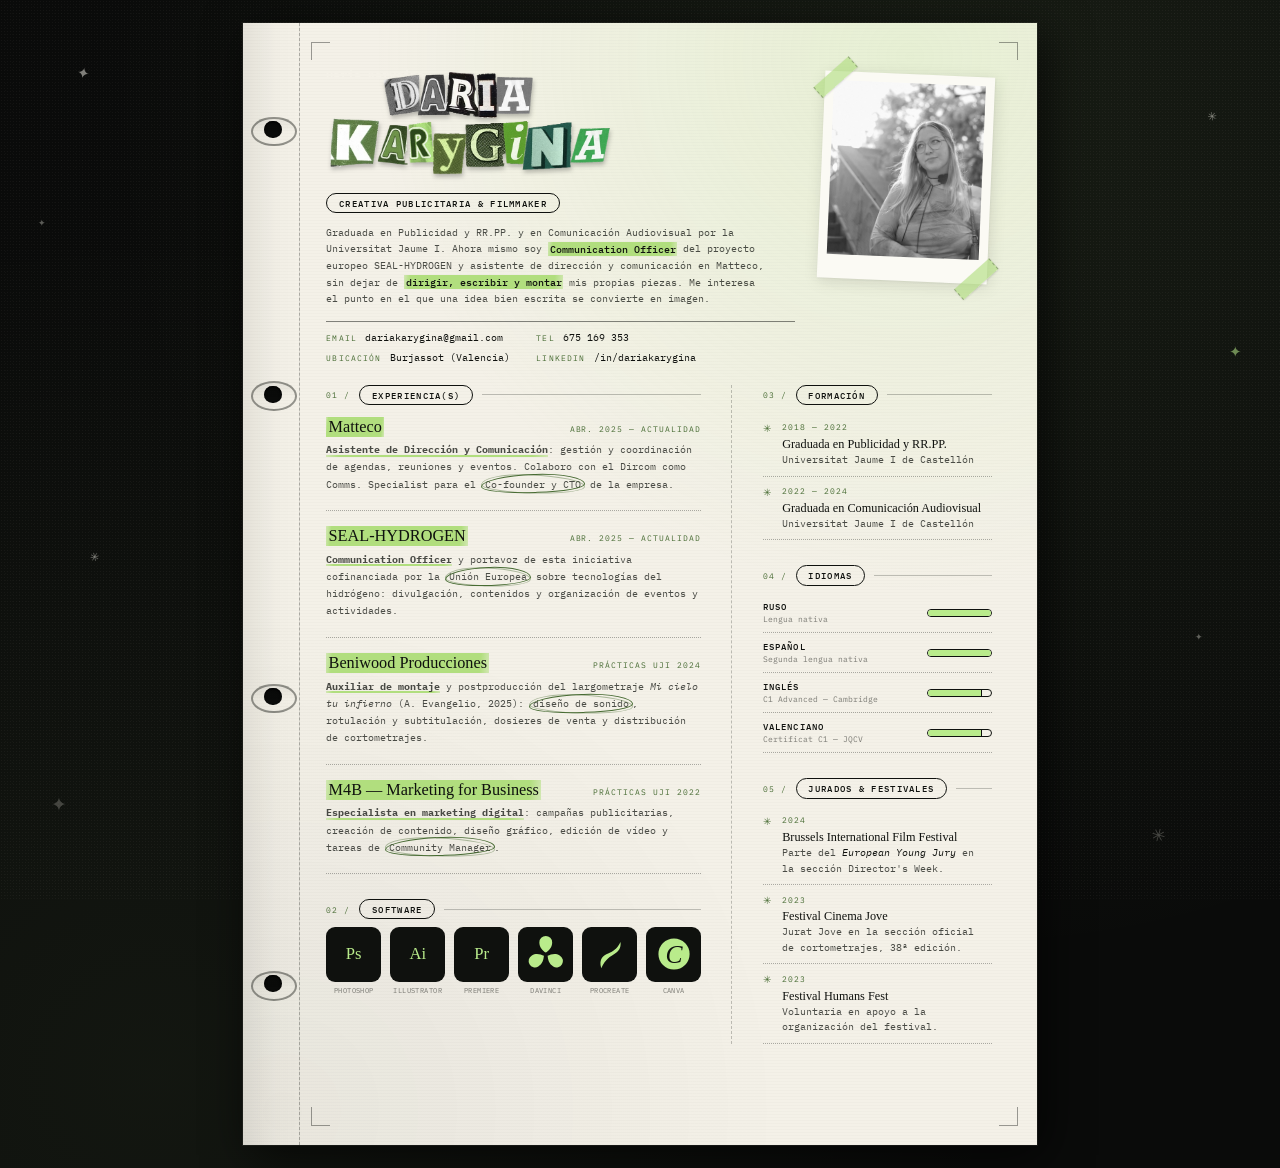
<file: cv/daria-karygina-personal-cv.html>
<!doctype html>
<html lang="es">
  <head>
    <meta charset="utf-8">
    <title>Daria Karygina — CV</title>
    <link rel="preconnect" href="https://fonts.googleapis.com">
    <link rel="preconnect" href="https://fonts.gstatic.com" crossorigin>
    <link href="https://fonts.googleapis.com/css2?family=IBM+Plex+Mono:wght@400;500;600&display=swap" rel="stylesheet">
    <style>
      /* ============================================================
         CV Daria Karygina — hoja de cuaderno sobre mesa oscura.
         Paleta y tipografías del portfolio, invertidas:
         tinta #0f110e sobre papel #f4f1e8, subrayador ácido #b9eb8b.
         Una sola página A4 (210 x 297 mm).
         ============================================================ */

      :root {
        --paper: #f4f1e8;
        --ink: #0f110e;
        --ink-soft: rgba(15, 17, 14, 0.74);
        --ink-faint: rgba(15, 17, 14, 0.52);
        --line: rgba(15, 17, 14, 0.5);
        --line-soft: rgba(15, 17, 14, 0.24);
        --dotted: rgba(15, 17, 14, 0.32);
        --acid: #b9eb8b;
        --acid-ink: #b1de7e;      /* #b9eb8b multiplicado sobre el papel */
        --acid-ink-soft: #d2e7b3; /* el mismo trazo, ya perdiendo tinta */
        --acid-deep: #486c34;
        --desk: #0a0b0a;
      }

      @page { size: A4; margin: 0; }

      * {
        box-sizing: border-box;
        -webkit-print-color-adjust: exact;
        print-color-adjust: exact;
      }

      html, body { margin: 0; padding: 0; }

      body {
        background: var(--desk);
        color: var(--ink);
        font-family: "IBM Plex Mono", monospace;
      }

      /* ---------- Mesa (sólo pantalla) ---------- */

      .desk {
        display: grid;
        place-items: center;
        min-height: 100vh;
        padding: 6mm;
        background:
          radial-gradient(circle at 76% 8%, rgba(185, 235, 139, 0.08), transparent 60%),
          radial-gradient(circle at 12% 92%, rgba(185, 235, 139, 0.05), transparent 55%),
          var(--desk);
      }

      .desk::before {
        content: "";
        position: fixed;
        inset: 0;
        z-index: 0;
        pointer-events: none;
        opacity: 0.5;
        background-image:
          radial-gradient(rgba(244, 241, 232, 0.09) 0.5px, transparent 0.6px),
          radial-gradient(rgba(244, 241, 232, 0.06) 0.5px, transparent 0.6px);
        background-size: 3px 3px, 7px 7px;
        background-position: 0 0, 2px 3px;
      }

      /* Confeti de estrellitas sobre la mesa (sólo pantalla) */

      .desk-stars {
        position: fixed;
        inset: 0;
        z-index: 0;
        pointer-events: none;
        color: rgba(244, 241, 232, 0.5);
        font-size: 4mm;
      }

      .desk-stars span { position: absolute; }
      .desk-stars span:nth-child(1) { top: 7%;  left: 6%;  transform: rotate(12deg); }
      .desk-stars span:nth-child(2) { top: 24%; left: 3%;  font-size: 2.5mm; opacity: 0.7; }
      .desk-stars span:nth-child(3) { top: 61%; left: 7%;  font-size: 3mm; transform: rotate(-14deg); }
      .desk-stars span:nth-child(4) { top: 88%; left: 4%;  font-size: 5mm; opacity: 0.45; }
      .desk-stars span:nth-child(5) { top: 12%; right: 5%; font-size: 3mm; transform: rotate(-8deg); }
      .desk-stars span:nth-child(6) { top: 38%; right: 3%; color: var(--acid); opacity: 0.55; }
      .desk-stars span:nth-child(7) { top: 70%; right: 6%; font-size: 2.5mm; opacity: 0.7; }
      .desk-stars span:nth-child(8) { bottom: 6%; right: 9%; font-size: 4.5mm; transform: rotate(16deg); opacity: 0.5; }

      /* ---------- Hoja A4 ---------- */

      .sheet {
        position: relative;
        z-index: 1;
        display: flex;
        flex-direction: column;
        width: 210mm;
        height: 297mm;
        padding: 10mm 12mm 8mm 22mm;
        overflow: hidden;
        background:
          repeating-linear-gradient(0deg, rgba(15, 17, 14, 0.016) 0 1px, transparent 1px 3px),
          radial-gradient(circle at 84% 3%, rgba(185, 235, 139, 0.22), transparent 42%),
          radial-gradient(circle at 5% 97%, rgba(15, 17, 14, 0.05), transparent 38%),
          var(--paper);
        box-shadow:
          0 0 0 1px rgba(244, 241, 232, 0.06),
          2mm 3mm 12mm rgba(0, 0, 0, 0.7);
      }

      /* Margen perforado de cuaderno */

      .binder {
        position: absolute;
        top: 0;
        bottom: 0;
        left: 0;
        width: 15mm;
        border-right: 0.3mm dashed rgba(15, 17, 14, 0.26);
        background: linear-gradient(90deg, rgba(15, 17, 14, 0.07), rgba(15, 17, 14, 0.01) 60%, transparent);
      }

      .binder i {
        position: absolute;
        left: 5.6mm;
        width: 4.6mm;
        height: 4.6mm;
        border-radius: 50%;
        background: var(--desk);
        box-shadow: inset 0 0.4mm 0.6mm rgba(0, 0, 0, 0.9);
      }

      /* Anilla metálica atravesando el agujero */
      .binder i::after {
        content: "";
        position: absolute;
        left: -3.4mm;
        top: -1.1mm;
        width: 11mm;
        height: 6.8mm;
        border: 0.75mm solid rgba(15, 17, 14, 0.42);
        border-radius: 50%;
        background: linear-gradient(180deg, rgba(15, 17, 14, 0.05), transparent 55%);
      }

      .binder i:nth-child(1) { top: 26mm; }
      .binder i:nth-child(2) { top: 96mm; }
      .binder i:nth-child(3) { top: 176mm; }
      .binder i:nth-child(4) { top: 252mm; }

      /* Marcas de encuadre (guiño al visor de la web) */

      .crop {
        position: absolute;
        width: 5mm;
        height: 5mm;
        border: 0.3mm solid rgba(15, 17, 14, 0.4);
      }

      .crop--tl { top: 5mm; left: 18mm; border-right: 0; border-bottom: 0; }
      .crop--tr { top: 5mm; right: 5mm; border-left: 0; border-bottom: 0; }
      .crop--br { bottom: 5mm; right: 5mm; border-left: 0; border-top: 0; }
      .crop--bl { bottom: 5mm; left: 18mm; border-right: 0; border-top: 0; }

      /* ---------- Rotulador ----------
         Sin mix-blend-mode a propósito: al imprimir, el modo de fusión
         obliga a Chrome a rasterizar el texto, y las frases subrayadas
         dejan de ser seleccionables en el PDF. --acid-ink y --acid-ink-soft son el
         verde ácido ya multiplicado sobre el papel, así que el trazo
         se ve igual pero las letras siguen siendo vectoriales.
         ------------------------------------------------------------ */

      .mk {
        padding: 0.08em 0.14em 0.04em;
        background: linear-gradient(
          96deg,
          var(--acid-ink-soft) 0,
          var(--acid-ink) 4%,
          var(--acid-ink) 94%,
          var(--acid-ink-soft) 100%
        );
        -webkit-box-decoration-break: clone;
        box-decoration-break: clone;
      }

      /* Subrayado: el mismo rotulador, de canto. Va como fondo y no como
         pseudo-elemento para que aguante si la frase parte de línea. */

      .mk-sub {
        padding-bottom: 0.2mm;
        background:
          linear-gradient(
            92deg,
            var(--acid-ink-soft) 0,
            var(--acid-ink) 6%,
            var(--acid-ink) 93%,
            var(--acid-ink-soft) 100%
          ) no-repeat 0 100% / 100% 0.62mm;
        -webkit-box-decoration-break: clone;
        box-decoration-break: clone;
      }

      /* Círculo a boli: dos óvalos irregulares girados en sentidos opuestos,
         que es lo que evita que parezca una elipse de CSS. */

      .mk-cir {
        position: relative;
        margin: 0 0.7mm;
        white-space: nowrap;
      }

      .mk-cir::before,
      .mk-cir::after {
        content: "";
        position: absolute;
        inset: -0.85mm -1.1mm;
        border: 0.28mm solid var(--acid-deep);
      }

      .mk-cir::before {
        border-radius: 52% 48% 47% 53% / 58% 62% 38% 42%;
        transform: rotate(-1.9deg);
      }

      .mk-cir::after {
        border-radius: 46% 54% 55% 45% / 63% 54% 46% 37%;
        opacity: 0.42;
        transform: rotate(2.1deg) translateY(0.14mm);
      }

      /* ---------- Etiquetas tipo píldora ---------- */

      .pill {
        display: inline-block;
        padding: 1.05mm 3.1mm 1mm;
        border: 0.32mm solid var(--ink);
        border-radius: 20mm;
        font-size: 6.5pt;
        font-weight: 500;
        letter-spacing: 0.15em;
        text-transform: uppercase;
        white-space: nowrap;
      }

      /* ---------- Cabecera ---------- */

      .head {
        display: grid;
        margin-top: 2mm;
        grid-template-columns: 1fr 45mm;
        gap: 7mm;
        align-items: start;
      }

      /* El nombre es el collage de letras recortadas del portfolio.
         Detras va el mismo texto en color papel: invisible sobre la
         hoja, pero mantiene "Daria Karygina" seleccionable en el PDF
         y disponible para lectores de pantalla. */

      .name {
        position: relative;
        width: 76mm;
        margin: 0 0 3.2mm;
        font-size: 9pt;
        line-height: 1.2;
      }

      .name img {
        display: block;
        width: 100%;
        filter: drop-shadow(0.5mm 0.8mm 0.6mm rgba(15, 17, 14, 0.26));
      }

      .name span {
        position: absolute;
        z-index: -1;
        inset: 0;
        color: var(--paper);
      }

      .role { margin: 0 0 3mm; }

      .profile {
        margin: 0 0 3.4mm;
        max-width: 118mm;
        font-size: 7.5pt;
        line-height: 1.66;
        color: var(--ink-soft);
      }

      .profile strong { font-weight: 500; color: var(--ink); }

      /* Franja de contacto */

      .contact {
        display: grid;
        grid-template-columns: repeat(2, auto);
        gap: 1.9mm 7mm;
        justify-content: start;
        padding-top: 2.4mm;
        border-top: 0.3mm solid var(--line);
      }

      .contact div {
        display: flex;
        align-items: baseline;
        gap: 2.2mm;
        font-size: 7.5pt;
      }

      .contact small {
        color: var(--acid-deep);
        font-size: 6.1pt;
        letter-spacing: 0.14em;
        text-transform: uppercase;
      }

      /* Polaroid */

      .polaroid {
        position: relative;
        margin: 1.5mm 0 0;
        padding: 2.3mm 2.3mm 6.6mm;
        background: #fbfaf4;
        box-shadow:
          0.15mm 0.25mm 0.6mm rgba(15, 17, 14, 0.055),
          0.4mm 0.8mm 4.2mm rgba(15, 17, 14, 0.115);
        transform: rotate(2.4deg);
      }

      .polaroid img {
        display: block;
        width: 100%;
        height: 46mm;
        object-fit: cover;
        object-position: 58% 24%;
        filter: grayscale(1) contrast(1.14) brightness(1.02);
      }

      /* Celo sujetando la foto */
      .polaroid::before,
      .polaroid::after {
        content: "";
        position: absolute;
        z-index: 3;
        width: 12mm;
        height: 3.8mm;
        background: rgba(177, 222, 126, 0.62);
        border-left: 0.3mm dashed rgba(15, 17, 14, 0.28);
        border-right: 0.3mm dashed rgba(15, 17, 14, 0.28);
        box-shadow: 0 0.2mm 0.5mm rgba(15, 17, 14, 0.12);
      }

      .polaroid::before {
        top: -0.4mm;
        left: -3.4mm;
        transform: rotate(-44deg);
      }

      .polaroid::after {
        right: -3.4mm;
        bottom: -0.4mm;
        transform: rotate(-44deg);
      }

      /* ---------- Cuerpo ---------- */

      .body {
        flex: 1;
        display: grid;
        grid-template-columns: 1.44fr 1fr;
        column-gap: 8mm;
        align-content: start;
        min-height: 0;
        margin-top: 5.5mm;
      }

      .col-r {
        padding-left: 8mm;
        border-left: 0.3mm dashed var(--line-soft);
      }

      .block + .block { margin-top: 6.5mm; }

      .blockhead {
        display: flex;
        align-items: center;
        gap: 2.4mm;
        margin-bottom: 2mm;
      }

      .blockhead .num {
        color: var(--acid-deep);
        font-size: 6.3pt;
        letter-spacing: 0.12em;
      }

      .blockhead .rule {
        flex: 1;
        height: 0.3mm;
        background: var(--line-soft);
      }

      /* Experiencia */

      .exp {
        padding: 4.6mm 0;
        border-bottom: 0.3mm dotted var(--dotted);
      }

      .exp:first-of-type { padding-top: 1.6mm; }

      .exp-top {
        display: flex;
        align-items: baseline;
        justify-content: space-between;
        gap: 3mm;
        margin-bottom: 1.2mm;
      }

      .exp h3 {
        margin: 0;
        font-family: Georgia, "Times New Roman", serif;
        font-weight: 400;
        font-size: 12.2pt;
        line-height: 1.1;
      }

      .when {
        flex: none;
        color: var(--acid-deep);
        font-size: 6.1pt;
        letter-spacing: 0.12em;
        text-transform: uppercase;
        white-space: nowrap;
      }

      .exp p {
        margin: 0;
        font-size: 7.4pt;
        line-height: 1.74;
        color: var(--ink-soft);
      }

      /* Listas con asterisco */

      .starred { margin: 0; padding: 0; list-style: none; }

      .starred li {
        position: relative;
        padding: 2.2mm 0 2.2mm 5.2mm;
        border-bottom: 0.3mm dotted var(--dotted);
        color: var(--ink-soft);
        font-size: 7.3pt;
        line-height: 1.58;
      }

      .starred li::before {
        content: "✳";
        position: absolute;
        left: 0;
        top: 2.1mm;
        color: var(--acid-deep);
        font-size: 7.4pt;
      }

      .starred li b {
        display: block;
        color: var(--ink);
        font-family: Georgia, "Times New Roman", serif;
        font-weight: 400;
        font-size: 9.2pt;
        line-height: 1.22;
      }

      .starred li .when { display: block; margin-bottom: 0.8mm; }

      .starred li em { font-style: italic; color: var(--ink); }

      /* Idiomas con medidor */

      .langs { margin: 0; padding: 0; list-style: none; }

      .langs li {
        display: grid;
        grid-template-columns: 1fr 17mm;
        gap: 0.4mm 2.4mm;
        align-items: center;
        padding: 2mm 0;
        border-bottom: 0.3mm dotted var(--dotted);
      }

      .langs b {
        font-weight: 500;
        font-size: 6.9pt;
        letter-spacing: 0.13em;
        text-transform: uppercase;
      }

      .langs small {
        grid-column: 1;
        color: var(--ink-faint);
        font-size: 6pt;
        line-height: 1.3;
      }

      .meter {
        grid-column: 2;
        grid-row: 1 / span 2;
        height: 2.2mm;
        border: 0.3mm solid var(--ink);
        border-radius: 20mm;
        overflow: hidden;
      }

      .meter i {
        display: block;
        height: 100%;
        background: var(--acid);
        border-right: 0.3mm solid var(--ink);
      }

      .meter i.full { border-right: 0; }

      /* Software */

      .software {
        display: grid;
        grid-template-columns: repeat(6, 1fr);
        gap: 2.4mm;
        margin: 2mm 0 0;
        padding: 0;
        list-style: none;
      }

      .software li { text-align: center; }

      .software b {
        display: grid;
        place-items: center;
        aspect-ratio: 1 / 1;
        margin-bottom: 1.1mm;
        background: var(--ink);
        border-radius: 2.4mm;
        color: var(--acid);
        font-family: Georgia, "Times New Roman", serif;
        font-weight: 400;
        font-size: 12.5pt;
        line-height: 1;
      }

      .software svg {
        display: block;
        width: 62%;
        height: auto;
      }

      .software .cala { fill: var(--ink); }

      /* Cada marca pide su tamaño: la roseta de tres pétalos tiene mucho
         hueco interior y el trazo de Procreate ocupa la diagonal. */
      .software .sw-resolve { width: 72%; }
      .software .sw-procreate { width: 68%; }

      .software small {
        display: block;
        color: var(--ink-faint);
        font-size: 5.2pt;
        letter-spacing: 0.06em;
        text-transform: uppercase;
      }

      /* ---------- Impresión ---------- */

      @media print {
        body { background: var(--paper); }

        .desk {
          display: block;
          min-height: 0;
          padding: 0;
          background: none;
        }

        .desk::before,
        .desk-stars { display: none; }

        .sheet { box-shadow: none; }

        .binder i { background: rgba(15, 17, 14, 0.86); box-shadow: none; }
      }

      /* Encaje de la hoja en ventanas pequeñas (sólo pantalla) */

      @media screen and (max-width: 232mm) {
        .desk { align-items: start; }
        .sheet { transform-origin: top center; transform: scale(0.62); margin-bottom: -113mm; }
      }
    </style>
  </head>
  <body>
    <div class="desk">
      <div class="desk-stars" aria-hidden="true">
        <span>✦</span><span>✦</span><span>✳</span><span>✦</span>
        <span>✳</span><span>✦</span><span>✦</span><span>✳</span>
      </div>

      <div class="sheet">
        <div class="binder" aria-hidden="true"><i></i><i></i><i></i><i></i></div>
        <span class="crop crop--tl" aria-hidden="true"></span>
        <span class="crop crop--tr" aria-hidden="true"></span>
        <span class="crop crop--br" aria-hidden="true"></span>
        <span class="crop crop--bl" aria-hidden="true"></span>

        <header class="head">
          <div>
            <h1 class="name">
              <img src="../assets/daria-karygina.avif" alt="" aria-hidden="true">
              <span>Daria Karygina</span>
            </h1>

            <p class="role"><span class="pill">Creativa publicitaria &amp; filmmaker</span></p>

            <p class="profile">
              Graduada en Publicidad y RR.PP. y en Comunicación Audiovisual por la Universitat Jaume
              I. Ahora mismo soy <strong class="mk">Communication Officer</strong> del proyecto europeo
              SEAL-HYDROGEN y asistente de dirección y comunicación en Matteco, sin dejar de
              <strong class="mk">dirigir, escribir y montar</strong> mis propias piezas. Me interesa el
              punto en el que una idea bien escrita se convierte en imagen.
            </p>

            <div class="contact">
              <div><small>Email</small><span>dariakarygina@gmail.com</span></div>
              <div><small>Tel</small><span>675 169 353</span></div>
              <div><small>Ubicación</small><span>Burjassot (Valencia)</span></div>
              <div><small>LinkedIn</small><span>/in/dariakarygina</span></div>
            </div>
          </div>

          <figure class="polaroid">
            <img src="../assets/quien-soy-retrato.jpg" alt="Retrato de Daria Karygina">
          </figure>
        </header>

        <div class="body">
          <div class="col-l">
            <section class="block">
              <header class="blockhead">
                <span class="num">01 /</span>
                <span class="pill">Experiencia(s)</span>
                <span class="rule"></span>
              </header>

              <article class="exp">
                <div class="exp-top">
                  <h3><span class="mk">Matteco</span></h3>
                  <span class="when">Abr. 2025 — actualidad</span>
                </div>
                <p>
                  <strong class="mk-sub">Asistente de Dirección y Comunicación</strong>: gestión y
                  coordinación de agendas, reuniones y eventos. Colaboro con el Dircom como Comms.
                  Specialist para el <span class="mk-cir">Co-founder y CTO</span> de la empresa.
                </p>
              </article>

              <article class="exp">
                <div class="exp-top">
                  <h3><span class="mk">SEAL-HYDROGEN</span></h3>
                  <span class="when">Abr. 2025 — actualidad</span>
                </div>
                <p>
                  <strong class="mk-sub">Communication Officer</strong> y portavoz de esta iniciativa
                  cofinanciada por la <span class="mk-cir">Unión Europea</span> sobre tecnologías del
                  hidrógeno: divulgación, contenidos y organización de eventos y actividades.
                </p>
              </article>

              <article class="exp">
                <div class="exp-top">
                  <h3><span class="mk">Beniwood Producciones</span></h3>
                  <span class="when">Prácticas UJI 2024</span>
                </div>
                <p>
                  <strong class="mk-sub">Auxiliar de montaje</strong> y postproducción del largometraje
                  <em>Mi cielo tu infierno</em> (A. Evangelio, 2025): <span class="mk-cir">diseño de
                  sonido</span>, rotulación y subtitulación, dosieres de venta y distribución de
                  cortometrajes.
                </p>
              </article>

              <article class="exp">
                <div class="exp-top">
                  <h3><span class="mk">M4B — Marketing for Business</span></h3>
                  <span class="when">Prácticas UJI 2022</span>
                </div>
                <p>
                  <strong class="mk-sub">Especialista en marketing digital</strong>: campañas
                  publicitarias, creación de contenido, diseño gráfico, edición de vídeo y tareas de
                  <span class="mk-cir">Community Manager</span>.
                </p>
              </article>
            </section>

            <section class="block">
              <header class="blockhead">
                <span class="num">02 /</span>
                <span class="pill">Software</span>
                <span class="rule"></span>
              </header>

              <ul class="software">
                <li><b>Ps</b><small>Photoshop</small></li>
                <li><b>Ai</b><small>Illustrator</small></li>
                <li><b>Pr</b><small>Premiere</small></li>
                <li>
                  <b><svg class="sw-resolve" viewBox="0 0 24 24" fill="currentColor" aria-hidden="true"><path d="M8.1 4.5a3.9 3.9 0 1 1 7.8 0c0 3.1-2.2 5-3.9 6.2-1.7-1.2-3.9-3.1-3.9-6.2Z"/><path d="M8.1 4.5a3.9 3.9 0 1 1 7.8 0c0 3.1-2.2 5-3.9 6.2-1.7-1.2-3.9-3.1-3.9-6.2Z" transform="rotate(120 12 12)"/><path d="M8.1 4.5a3.9 3.9 0 1 1 7.8 0c0 3.1-2.2 5-3.9 6.2-1.7-1.2-3.9-3.1-3.9-6.2Z" transform="rotate(240 12 12)"/></svg></b>
                  <small>DaVinci</small>
                </li>
                <li>
                  <b><svg class="sw-procreate" viewBox="0 0 24 24" fill="currentColor" aria-hidden="true"><path d="M6.6 20.8C9.4 14.6 12.6 13.2 15 11.6 17.6 9.8 19.4 8 19 3.8 16.6 8.6 13.8 10 11 11.2 8 12.5 4.8 14.6 6.6 20.8Z"/></svg></b>
                  <small>Procreate</small>
                </li>
                <li>
                  <b><svg viewBox="0 0 24 24" aria-hidden="true"><circle cx="12" cy="12" r="11" fill="currentColor"/><text class="cala" x="12" y="12" text-anchor="middle" dominant-baseline="central" font-family="Georgia, &quot;Times New Roman&quot;, serif" font-style="italic" font-size="18">C</text></svg></b>
                  <small>Canva</small>
                </li>
              </ul>
            </section>
          </div>

          <div class="col-r">
            <section class="block">
              <header class="blockhead">
                <span class="num">03 /</span>
                <span class="pill">Formación</span>
                <span class="rule"></span>
              </header>

              <ul class="starred">
                <li>
                  <span class="when">2018 — 2022</span>
                  <b>Graduada en Publicidad y RR.PP.</b>
                  Universitat Jaume I de Castellón
                </li>
                <li>
                  <span class="when">2022 — 2024</span>
                  <b>Graduada en Comunicación Audiovisual</b>
                  Universitat Jaume I de Castellón
                </li>
              </ul>
            </section>

            <section class="block">
              <header class="blockhead">
                <span class="num">04 /</span>
                <span class="pill">Idiomas</span>
                <span class="rule"></span>
              </header>

              <ul class="langs">
                <li>
                  <b>Ruso</b>
                  <span class="meter"><i class="full" style="width: 100%"></i></span>
                  <small>Lengua nativa</small>
                </li>
                <li>
                  <b>Español</b>
                  <span class="meter"><i class="full" style="width: 100%"></i></span>
                  <small>Segunda lengua nativa</small>
                </li>
                <li>
                  <b>Inglés</b>
                  <span class="meter"><i style="width: 86%"></i></span>
                  <small>C1 Advanced — Cambridge</small>
                </li>
                <li>
                  <b>Valenciano</b>
                  <span class="meter"><i style="width: 86%"></i></span>
                  <small>Certificat C1 — JQCV</small>
                </li>
              </ul>
            </section>

            <section class="block">
              <header class="blockhead">
                <span class="num">05 /</span>
                <span class="pill">Jurados &amp; festivales</span>
                <span class="rule"></span>
              </header>

              <ul class="starred">
                <li>
                  <span class="when">2024</span>
                  <b>Brussels International Film Festival</b>
                  Parte del <em>European Young Jury</em> en la sección Director's Week.
                </li>
                <li>
                  <span class="when">2023</span>
                  <b>Festival Cinema Jove</b>
                  Jurat Jove en la sección oficial de cortometrajes, 38ª edición.
                </li>
                <li>
                  <span class="when">2023</span>
                  <b>Festival Humans Fest</b>
                  Voluntaria en apoyo a la organización del festival.
                </li>
              </ul>
            </section>
          </div>
        </div>
      </div>
    </div>
  </body>
</html>
</file>
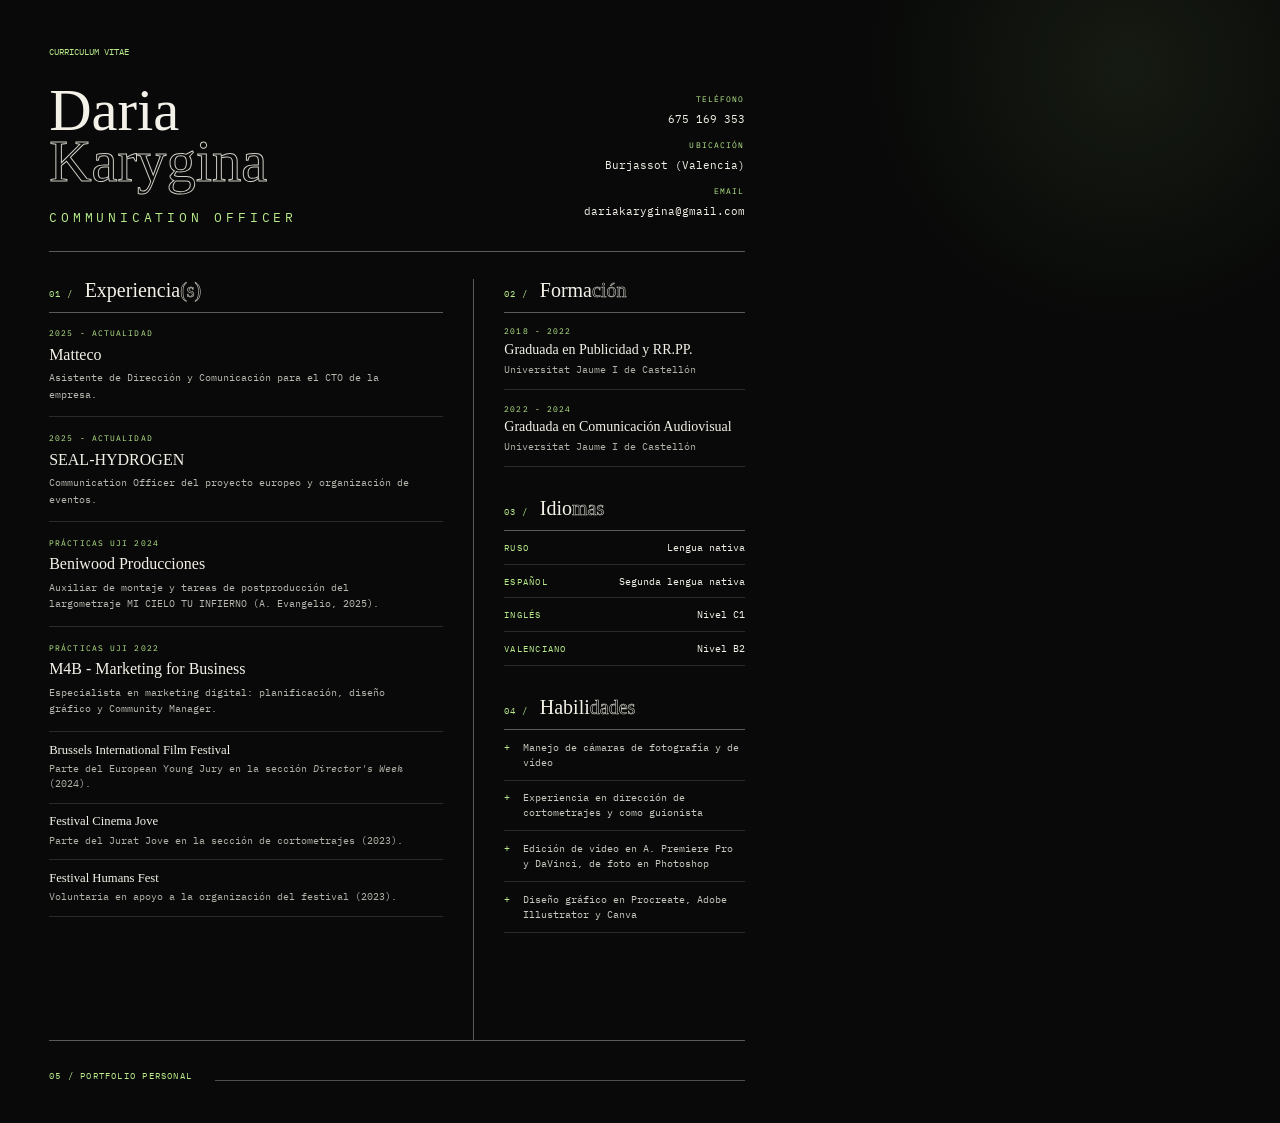
<file: cv/dariaCV.html>
<!DOCTYPE html>
<html lang="es">
<head>
<meta charset="utf-8">
<title>Daria Karygina — CV</title>
<link rel="preconnect" href="https://fonts.googleapis.com">
<link rel="preconnect" href="https://fonts.gstatic.com" crossorigin>
<link href="https://fonts.googleapis.com/css2?family=IBM+Plex+Mono:wght@400;500;600&display=swap" rel="stylesheet">
<style>
  @page { size: A4; margin: 0; }

  * {
    box-sizing: border-box;
    -webkit-print-color-adjust: exact;
    print-color-adjust: exact;
  }

  html, body { margin: 0; }

  body {
    width: 210mm;
    height: 297mm;
    padding: 12mm 13mm 11mm;
    display: flex;
    flex-direction: column;
    overflow: hidden;
    background:
      radial-gradient(circle at 88% 6%, rgba(185, 235, 139, 0.08), transparent 70mm),
      #080908;
    color: #f4f1e8;
    font-family: "IBM Plex Mono", monospace;
  }

  .kicker {
    margin: 0 0 7mm;
    color: #b9eb8b;
    font-size: 7pt;
    text-transform: uppercase;
  }

  header.top {
    display: grid;
    grid-template-columns: 1fr auto;
    gap: 10mm;
    align-items: end;
  }

  h1 {
    margin: 0;
    font-family: Georgia, "Times New Roman", serif;
    font-weight: 400;
    font-size: 44pt;
    line-height: 0.88;
  }

  h1 span {
    display: block;
    color: transparent;
    -webkit-text-stroke: 1px rgba(244, 241, 232, 0.85);
  }

  .role {
    margin: 5.5mm 0 0;
    color: #b9eb8b;
    font-size: 9.5pt;
    letter-spacing: 0.3em;
    text-transform: uppercase;
  }

  .contact {
    display: grid;
    gap: 3.4mm;
    padding-bottom: 1.5mm;
    text-align: right;
  }

  .contact small {
    display: block;
    margin-bottom: 0.8mm;
    color: #b9eb8b;
    font-size: 6pt;
    letter-spacing: 0.14em;
    text-transform: uppercase;
  }

  .contact b {
    font-weight: 400;
    font-size: 8.5pt;
  }

  hr.rule {
    border: 0;
    border-top: 1px solid rgba(244, 241, 232, 0.35);
    margin: 7mm 0 0;
  }

  main {
    flex: 1;
    display: grid;
    grid-template-columns: 1.45fr 1fr;
    column-gap: 8mm;
    padding-top: 7mm;
  }

  .col-r {
    padding-left: 8mm;
    border-left: 1px solid rgba(244, 241, 232, 0.35);
  }

  .sec { margin-bottom: 8mm; }
  .sec:last-child { margin-bottom: 0; }

  .sec-head {
    display: flex;
    align-items: baseline;
    gap: 3mm;
    padding-bottom: 2.6mm;
    border-bottom: 1px solid rgba(244, 241, 232, 0.35);
  }

  .sec-head small {
    color: #b9eb8b;
    font-size: 6.5pt;
    letter-spacing: 0.12em;
  }

  .sec-head h2 {
    margin: 0;
    font-family: Georgia, "Times New Roman", serif;
    font-weight: 400;
    font-size: 15pt;
  }

  .sec-head h2 span {
    color: transparent;
    -webkit-text-stroke: 0.6px rgba(244, 241, 232, 0.85);
  }

  .xp {
    padding: 3.6mm 0;
    border-bottom: 1px solid rgba(244, 241, 232, 0.14);
  }

  .xp .meta {
    margin: 0;
    color: #b9eb8b;
    font-size: 6.3pt;
    letter-spacing: 0.13em;
    text-transform: uppercase;
  }

  .xp h3 {
    margin: 1.6mm 0 1.8mm;
    font-family: Georgia, "Times New Roman", serif;
    font-weight: 400;
    font-size: 12pt;
  }

  .xp p {
    margin: 0;
    max-width: 92%;
    color: rgba(244, 241, 232, 0.75);
    font-size: 7.6pt;
    line-height: 1.6;
  }

  .fest {
    padding: 2.8mm 0;
    border-bottom: 1px solid rgba(244, 241, 232, 0.14);
  }

  .fest h3 {
    margin: 0 0 1.2mm;
    font-family: Georgia, "Times New Roman", serif;
    font-weight: 400;
    font-size: 9.5pt;
  }

  .fest p {
    margin: 0;
    color: rgba(244, 241, 232, 0.72);
    font-size: 7.2pt;
    line-height: 1.55;
  }

  .fest p em {
    font-style: italic;
  }

  .study {
    padding: 3.4mm 0;
    border-bottom: 1px solid rgba(244, 241, 232, 0.14);
  }

  .study .meta {
    margin: 0;
    color: #b9eb8b;
    font-size: 6.3pt;
    letter-spacing: 0.13em;
    text-transform: uppercase;
  }

  .study h3 {
    margin: 1.4mm 0 1.2mm;
    font-family: Georgia, "Times New Roman", serif;
    font-weight: 400;
    font-size: 10.5pt;
    line-height: 1.2;
  }

  .study p {
    margin: 0;
    color: rgba(244, 241, 232, 0.72);
    font-size: 7.2pt;
  }

  .lang {
    display: flex;
    justify-content: space-between;
    align-items: baseline;
    gap: 3mm;
    padding: 2.6mm 0;
    border-bottom: 1px solid rgba(244, 241, 232, 0.14);
  }

  .lang span {
    color: #b9eb8b;
    font-size: 6.5pt;
    letter-spacing: 0.14em;
  }

  .lang b {
    font-weight: 400;
    font-size: 7.6pt;
    text-align: right;
  }

  .skill {
    position: relative;
    padding: 2.6mm 0 2.6mm 5mm;
    border-bottom: 1px solid rgba(244, 241, 232, 0.14);
    color: rgba(244, 241, 232, 0.82);
    font-size: 7.3pt;
    line-height: 1.55;
  }

  .skill::before {
    content: "+";
    position: absolute;
    left: 0;
    color: #b9eb8b;
  }

  footer {
    display: flex;
    align-items: flex-end;
    gap: 6mm;
    margin-top: auto;
    padding-top: 4.5mm;
    border-top: 1px solid rgba(244, 241, 232, 0.35);
  }

  footer .label {
    color: #b9eb8b;
    font-size: 6.5pt;
    letter-spacing: 0.14em;
    text-transform: uppercase;
    white-space: nowrap;
  }

  footer .blank {
    flex: 1;
    height: 6mm;
    border-bottom: 1px solid rgba(244, 241, 232, 0.3);
  }
</style>
</head>
<body>
  <p class="kicker">Curriculum Vitae</p>

  <header class="top">
    <div>
      <h1>Daria <span>Karygina</span></h1>
      <p class="role">Communication Officer</p>
    </div>
    <div class="contact">
      <div><small>Teléfono</small><b>675 169 353</b></div>
      <div><small>Ubicación</small><b>Burjassot (Valencia)</b></div>
      <div><small>Email</small><b>dariakarygina@gmail.com</b></div>
    </div>
  </header>

  <hr class="rule">

  <main>
    <div class="col-l">
      <section class="sec">
        <div class="sec-head">
          <small>01 /</small>
          <h2>Experiencia<span>(s)</span></h2>
        </div>

        <article class="xp">
          <p class="meta">2025 - Actualidad</p>
          <h3>Matteco</h3>
          <p>Asistente de Dirección y Comunicación para el CTO de la empresa.</p>
        </article>

        <article class="xp">
          <p class="meta">2025 - Actualidad</p>
          <h3>SEAL-HYDROGEN</h3>
          <p>Communication Officer del proyecto europeo y organización de eventos.</p>
        </article>

        <article class="xp">
          <p class="meta">Prácticas UJI 2024</p>
          <h3>Beniwood Producciones</h3>
          <p>Auxiliar de montaje y tareas de postproducción del largometraje MI CIELO TU INFIERNO (A. Evangelio, 2025).</p>
        </article>

        <article class="xp">
          <p class="meta">Prácticas UJI 2022</p>
          <h3>M4B - Marketing for Business</h3>
          <p>Especialista en marketing digital: planificación, diseño gráfico y Community Manager.</p>
        </article>

        <article class="fest">
          <h3>Brussels International Film Festival</h3>
          <p>Parte del European Young Jury en la sección <em>Director's Week</em> (2024).</p>
        </article>

        <article class="fest">
          <h3>Festival Cinema Jove</h3>
          <p>Parte del Jurat Jove en la sección de cortometrajes (2023).</p>
        </article>

        <article class="fest">
          <h3>Festival Humans Fest</h3>
          <p>Voluntaria en apoyo a la organización del festival (2023).</p>
        </article>
      </section>
    </div>

    <div class="col-r">
      <section class="sec">
        <div class="sec-head">
          <small>02 /</small>
          <h2>Forma<span>ción</span></h2>
        </div>

        <article class="study">
          <p class="meta">2018 - 2022</p>
          <h3>Graduada en Publicidad y RR.PP.</h3>
          <p>Universitat Jaume I de Castellón</p>
        </article>

        <article class="study">
          <p class="meta">2022 - 2024</p>
          <h3>Graduada en Comunicación Audiovisual</h3>
          <p>Universitat Jaume I de Castellón</p>
        </article>
      </section>

      <section class="sec">
        <div class="sec-head">
          <small>03 /</small>
          <h2>Idio<span>mas</span></h2>
        </div>

        <div class="lang"><span>RUSO</span><b>Lengua nativa</b></div>
        <div class="lang"><span>ESPAÑOL</span><b>Segunda lengua nativa</b></div>
        <div class="lang"><span>INGLÉS</span><b>Nivel C1</b></div>
        <div class="lang"><span>VALENCIANO</span><b>Nivel B2</b></div>
      </section>

      <section class="sec">
        <div class="sec-head">
          <small>04 /</small>
          <h2>Habili<span>dades</span></h2>
        </div>

        <div class="skill">Manejo de cámaras de fotografía y de vídeo</div>
        <div class="skill">Experiencia en dirección de cortometrajes y como guionista</div>
        <div class="skill">Edición de vídeo en A. Premiere Pro y DaVinci, de foto en Photoshop</div>
        <div class="skill">Diseño gráfico en Procreate, Adobe Illustrator y Canva</div>
      </section>
    </div>
  </main>

  <footer>
    <span class="label">05 / Portfolio personal</span>
    <span class="blank"></span>
  </footer>
</body>
</html>
</file>
